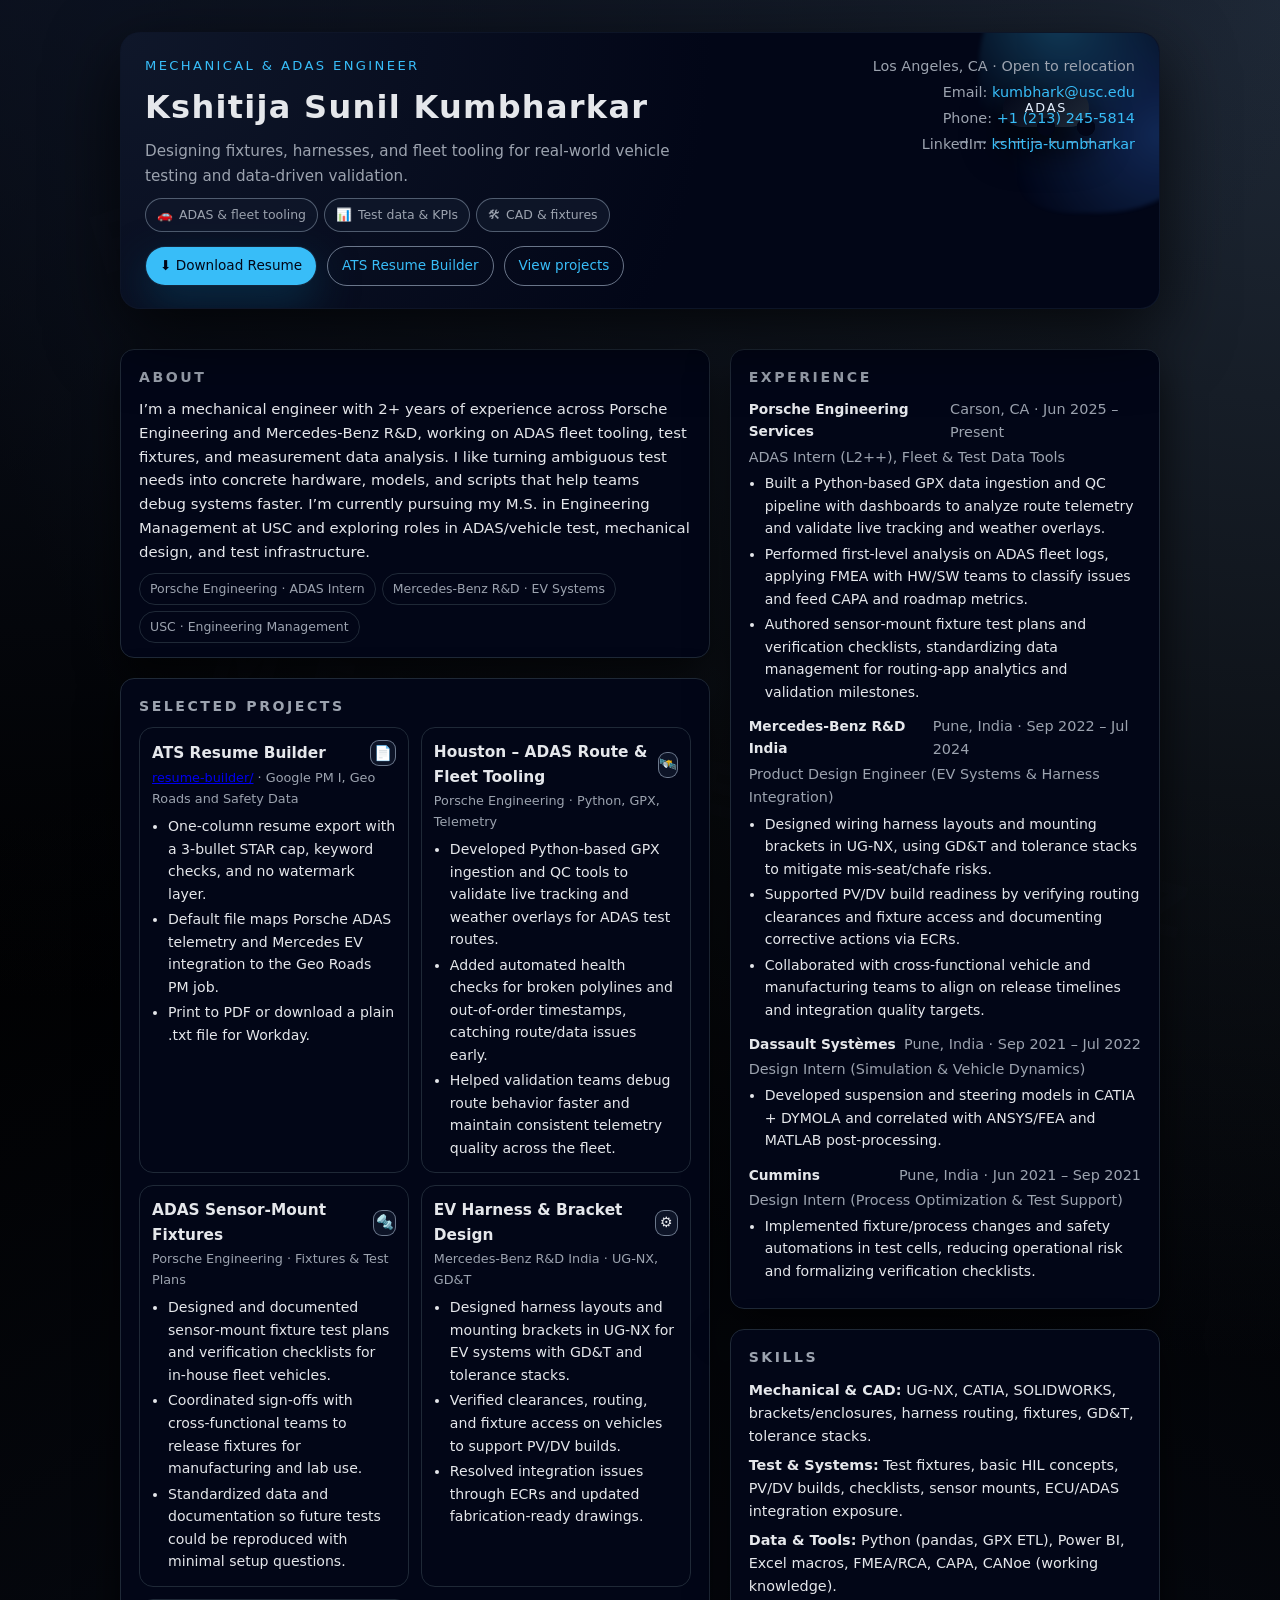
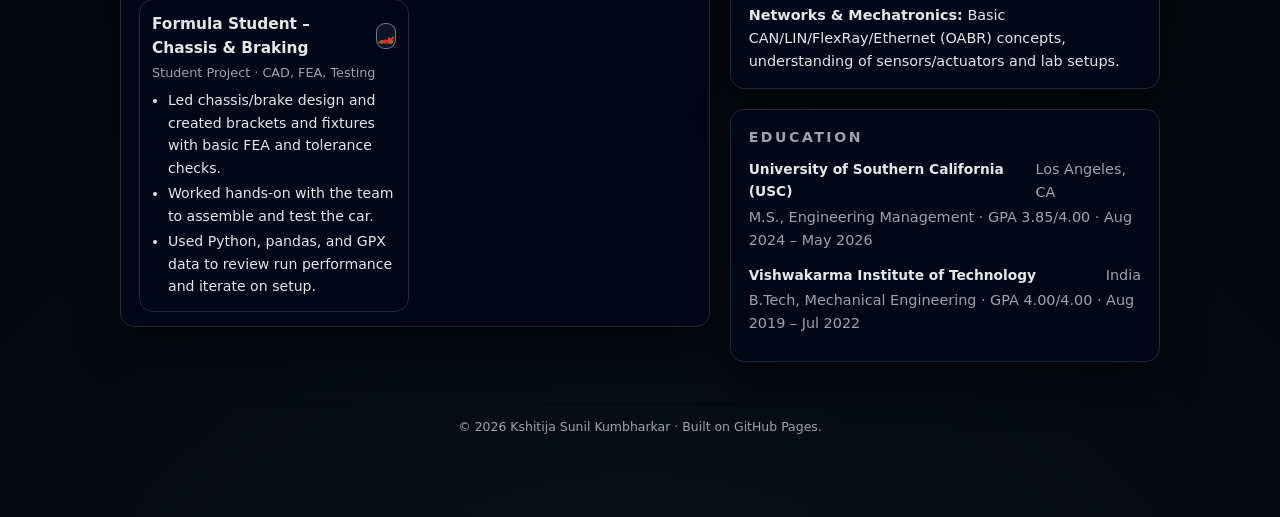
<file: index.html>
<!DOCTYPE html>
<html lang="en">
<head>
  <meta charset="UTF-8" />
  <title>Kshitija Kumbharkar | Mechanical & ADAS Engineer</title>
  <meta name="viewport" content="width=device-width, initial-scale=1" />
  <style>
    :root {
      --bg: #020617;
      --accent: #38bdf8;
      --accent-2: #4ade80;
      --accent-soft: rgba(56,189,248,0.12);
      --accent-soft-2: rgba(129,140,248,0.22);
      --text: #e5e7eb;
      --muted: #9ca3af;
      --border: #1f2937;
      --shadow-soft: 0 24px 70px rgba(0,0,0,0.75);
      --radius-lg: 20px;
      --radius-md: 14px;
      --font-main: system-ui, -apple-system, BlinkMacSystemFont, "Segoe UI", sans-serif;
    }

    * {
      box-sizing: border-box;
      margin: 0;
      padding: 0;
    }

    body {
      font-family: var(--font-main);
      background:
        radial-gradient(circle at 0% -20%, #0f172a 0, transparent 50%),
        radial-gradient(circle at 100% 0%, #1f2937 0, transparent 55%),
        radial-gradient(circle at 50% 120%, #0b1120 0, #000 70%);
      color: var(--text);
      line-height: 1.6;
      padding: 32px 16px 80px;
      min-height: 100vh;
    }

    .page {
      max-width: 1040px;
      margin: 0 auto;
      position: relative;
    }

    /* WATERMARKS */

    .watermark {
      position: fixed;
      inset: 0;
      pointer-events: none;
      z-index: -1;
      opacity: 0.05;
      font-weight: 700;
      font-size: 5rem;
      letter-spacing: 0.35em;
      text-transform: uppercase;
      color: #0b1120;
      display: flex;
      justify-content: center;
      align-items: center;
      mix-blend-mode: screen;
    }

    .watermark span {
      position: absolute;
      white-space: nowrap;
    }

    .watermark .porsche {
      top: 10%;
      left: 6%;
      transform: rotate(-18deg);
    }

    .watermark .mercedes {
      bottom: 6%;
      right: 4%;
      transform: rotate(15deg);
      font-size: 4.4rem;
    }

    /* HEADER */

    header {
      position: relative;
      display: grid;
      grid-template-columns: minmax(0, 2.1fr) minmax(0, 1.4fr);
      gap: 26px;
      margin-bottom: 40px;
      padding: 22px 24px 22px;
      border-radius: var(--radius-lg);
      background: radial-gradient(circle at top left, #0f172a 0, #020617 55%);
      border: 1px solid rgba(15,23,42,0.9);
      box-shadow: var(--shadow-soft);
      overflow: hidden;
    }

    @media (max-width: 820px) {
      header { grid-template-columns: 1fr; }
    }

    header::before {
      content: "";
      position: absolute;
      right: -80px;
      top: -80px;
      width: 260px;
      height: 260px;
      border-radius: 48% 52% 60% 40%;
      background:
        radial-gradient(circle at 30% 25%, rgba(56,189,248,0.9) 0, transparent 45%),
        radial-gradient(circle at 70% 70%, rgba(59,130,246,0.85) 0, transparent 60%);
      opacity: 0.32;
      filter: blur(2px);
    }

    .tagline {
      color: var(--accent);
      font-size: 0.82rem;
      letter-spacing: 0.18em;
      text-transform: uppercase;
      margin-bottom: 6px;
    }

    h1 {
      font-size: 2rem;
      letter-spacing: 0.04em;
    }

    .subtitle {
      margin-top: 6px;
      color: var(--muted);
      font-size: 0.95rem;
    }

    .hero-badges {
      display: flex;
      flex-wrap: wrap;
      gap: 6px;
      margin-top: 10px;
    }

    .hero-badge {
      display: inline-flex;
      align-items: center;
      border-radius: 999px;
      padding: 6px 11px;
      font-size: 0.78rem;
      background: rgba(15,23,42,0.9);
      border: 1px solid rgba(148,163,184,0.5);
      color: var(--muted);
    }

    .hero-badge span { margin-right: 6px; }

    .hero-actions {
      margin-top: 14px;
      display: flex;
      flex-wrap: wrap;
      gap: 10px;
    }

    .btn {
      display: inline-flex;
      align-items: center;
      justify-content: center;
      gap: 6px;
      padding: 8px 14px;
      border-radius: 999px;
      font-size: 0.85rem;
      font-weight: 500;
      border: 1px solid transparent;
      cursor: pointer;
      text-decoration: none;
      transition: background 0.18s, border-color 0.18s, transform 0.18s, box-shadow 0.18s;
    }

    .btn-primary {
      background: var(--accent);
      color: #020617;
      border-color: rgba(15,23,42,0.9);
      box-shadow: 0 16px 40px rgba(8,47,73,0.9);
    }

    .btn-primary:hover {
      background: #0ea5e9;
      transform: translateY(-1px);
      box-shadow: 0 20px 48px rgba(8,47,73,1);
    }

    .btn-outline {
      background: transparent;
      color: var(--accent);
      border-color: rgba(148,163,184,0.7);
    }

    .btn-outline:hover {
      border-color: var(--accent);
      background: rgba(15,23,42,0.9);
    }

    .contact {
      text-align: right;
      font-size: 0.9rem;
      color: var(--muted);
      position: relative;
      z-index: 2;
    }

    @media (max-width: 820px) {
      .contact { text-align: left; }
    }

    .contact div { margin-bottom: 3px; }

    .contact a {
      color: var(--accent);
      text-decoration: none;
    }

    .contact a:hover { text-decoration: underline; }

    .hero-car {
      position: absolute;
      right: 70px;
      top: 56px;
      width: 86px;
      height: 38px;
      border-radius: 999px;
      background: linear-gradient(135deg, #020617, #1f2937);
      display: flex;
      align-items: center;
      justify-content: center;
      color: #e5f0ff;
      font-size: 0.8rem;
      letter-spacing: 0.14em;
      text-transform: uppercase;
      box-shadow: 0 18px 40px rgba(0,0,0,0.9);
    }

    .hero-car::before,
    .hero-car::after {
      content: "";
      position: absolute;
      bottom: -9px;
      width: 18px;
      height: 18px;
      border-radius: 999px;
      background: #020617;
      box-shadow: 40px 0 0 #020617;
    }

    .hero-car-road {
      position: absolute;
      right: 40px;
      top: 108px;
      width: 160px;
      height: 2px;
      border-radius: 999px;
      background-image: linear-gradient(90deg, rgba(148,163,184,0.9) 50%, transparent 50%);
      background-size: 18px 2px;
      opacity: 0.7;
    }

    /* LAYOUT */

    main {
      display: grid;
      grid-template-columns: minmax(0, 1.85fr) minmax(0, 1.35fr);
      gap: 20px;
    }

    @media (max-width: 900px) {
      main { grid-template-columns: 1fr; }
    }

    section {
      margin-bottom: 20px;
      background: radial-gradient(circle at top left, #020617 0, #020617 65%);
      border-radius: var(--radius-md);
      border: 1px solid var(--border);
      padding: 16px 18px 14px;
      box-shadow: 0 18px 40px rgba(0,0,0,0.7);
    }

    h2 {
      font-size: 0.88rem;
      letter-spacing: 0.18em;
      text-transform: uppercase;
      color: var(--muted);
      margin-bottom: 10px;
    }

    p { font-size: 0.93rem; }

    .muted { color: var(--muted); font-size: 0.9rem; }

    .pill-row {
      display: flex;
      flex-wrap: wrap;
      gap: 6px;
      margin-top: 8px;
    }

    .pill {
      border-radius: 999px;
      border: 1px solid #1f2937;
      padding: 5px 10px;
      font-size: 0.78rem;
      background: #020617;
      color: var(--muted);
    }

    /* PROJECTS */

    .projects-grid {
      display: grid;
      grid-template-columns: 1fr;
      gap: 12px;
    }

    @media (min-width: 720px) {
      .projects-grid { grid-template-columns: 1fr 1fr; }
    }

    .project-card {
      position: relative;
      padding: 12px 12px 10px;
      border-radius: 14px;
      border: 1px solid #1f2937;
      background: radial-gradient(circle at top left, #020617 0, #020617 60%);
      overflow: hidden;
      cursor: default;
      transition: transform 0.18s, box-shadow 0.18s, border-color 0.18s, background 0.18s;
    }

    .project-card::before {
      content: "";
      position: absolute;
      right: -36px;
      top: -36px;
      width: 96px;
      height: 96px;
      border-radius: 40%;
      background: radial-gradient(circle at 20% 20%, rgba(56,189,248,0.4), transparent 68%);
      opacity: 0;
      transition: opacity 0.18s;
    }

    .project-card:hover {
      transform: translateY(-3px);
      box-shadow: 0 24px 55px rgba(0,0,0,0.95);
      border-color: var(--accent-soft-2);
      background: radial-gradient(circle at top left, #020617 0, #020617 75%);
    }

    .project-card:hover::before { opacity: 1; }

    .project-title-row {
      display: flex;
      align-items: center;
      justify-content: space-between;
      gap: 8px;
      margin-bottom: 2px;
    }

    .project-title {
      font-size: 0.96rem;
      font-weight: 600;
    }

    .project-icon {
      width: 26px;
      height: 26px;
      border-radius: 9px;
      background: rgba(15,23,42,0.9);
      display: flex;
      align-items: center;
      justify-content: center;
      font-size: 0.9rem;
      border: 1px solid rgba(148,163,184,0.7);
    }

    .project-meta {
      font-size: 0.8rem;
      color: var(--muted);
      margin-bottom: 6px;
    }

    .project-card ul { list-style: disc; margin-left: 16px; }

    .project-card li {
      font-size: 0.88rem;
      margin-bottom: 3px;
    }

    /* EXPERIENCE */

    .exp-item { margin-bottom: 12px; }

    .exp-header {
      display: flex;
      justify-content: space-between;
      gap: 8px;
      font-size: 0.86rem;
      margin-bottom: 2px;
    }

    .exp-role {
      font-size: 0.9rem;
      color: var(--muted);
      margin-bottom: 3px;
    }

    .exp-item ul { list-style: disc; margin-left: 16px; }

    .exp-item li {
      font-size: 0.88rem;
      margin-bottom: 3px;
    }

    /* SKILLS */

    .skills-list {
      display: flex;
      flex-direction: column;
      gap: 6px;
      font-size: 0.9rem;
    }

    .skills-list strong { font-weight: 600; }

    /* FOOTER */

    footer {
      max-width: 1040px;
      margin: 22px auto 0;
      padding-top: 12px;
      border-top: 1px solid #020617;
      font-size: 0.78rem;
      color: var(--muted);
      text-align: center;
    }
  </style>
</head>
<body>
  <div class="watermark">
    <span class="porsche">PORSCHE</span>
    <span class="mercedes">MERCEDES‑BENZ</span>
  </div>

  <div class="page">
    <header>
      <div>
        <div class="tagline">Mechanical & ADAS Engineer</div>
        <h1>Kshitija Sunil Kumbharkar</h1>
        <p class="subtitle">
          Designing fixtures, harnesses, and fleet tooling for real‑world vehicle testing and data‑driven validation.
        </p>
        <div class="hero-badges">
          <div class="hero-badge"><span>🚗</span>ADAS & fleet tooling</div>
          <div class="hero-badge"><span>📊</span>Test data & KPIs</div>
          <div class="hero-badge"><span>🛠</span>CAD & fixtures</div>
        </div>
        <div class="hero-actions">
          <a class="btn btn-primary" href="resume.pdf" target="_blank" rel="noopener">⬇ Download Resume</a>
          <a class="btn btn-outline" href="resume-builder/">ATS Resume Builder</a>
          <a class="btn btn-outline" href="#projects">View projects</a>
        </div>
      </div>

      <div class="contact">
        <div>Los Angeles, CA · Open to relocation</div>
        <div>Email: <a href="mailto:kumbhark@usc.edu">kumbhark@usc.edu</a></div>
        <div>Phone: <a href="tel:+12132455814">+1 (213) 245‑5814</a></div>
        <div>LinkedIn: <a href="https://linkedin.com/in/kshitija-kumbharkar" target="_blank">kshitija‑kumbharkar</a></div>
      </div>

      <div class="hero-car">ADAS</div>
      <div class="hero-car-road"></div>
    </header>

    <main>
      <div>
        <section id="about">
          <h2>About</h2>
          <p>
            I’m a mechanical engineer with 2+ years of experience across Porsche Engineering and Mercedes‑Benz R&amp;D,
            working on ADAS fleet tooling, test fixtures, and measurement data analysis.
            I like turning ambiguous test needs into concrete hardware, models, and scripts that help teams debug systems faster.
            I’m currently pursuing my M.S. in Engineering Management at USC and exploring roles in ADAS/vehicle test,
            mechanical design, and test infrastructure.
          </p>
          <div class="pill-row">
            <div class="pill">Porsche Engineering · ADAS Intern</div>
            <div class="pill">Mercedes‑Benz R&amp;D · EV Systems</div>
            <div class="pill">USC · Engineering Management</div>
          </div>
        </section>

        <section id="projects">
          <h2>Selected Projects</h2>
          <div class="projects-grid">
            <div class="project-card">
              <div class="project-title-row">
                <div class="project-title">ATS Resume Builder</div>
                <div class="project-icon">📄</div>
              </div>
              <div class="project-meta"><a href="resume-builder/">resume-builder/</a> · Google PM I, Geo Roads and Safety Data</div>
              <ul>
                <li>One-column resume export with a 3-bullet STAR cap, keyword checks, and no watermark layer.</li>
                <li>Default file maps Porsche ADAS telemetry and Mercedes EV integration to the Geo Roads PM job.</li>
                <li>Print to PDF or download a plain .txt file for Workday.</li>
              </ul>
            </div>

            <div class="project-card">
              <div class="project-title-row">
                <div class="project-title">Houston – ADAS Route & Fleet Tooling</div>
                <div class="project-icon">🛰️</div>
              </div>
              <div class="project-meta">Porsche Engineering · Python, GPX, Telemetry</div>
              <ul>
                <li>Developed Python‑based GPX ingestion and QC tools to validate live tracking and weather overlays for ADAS test routes.</li>
                <li>Added automated health checks for broken polylines and out‑of‑order timestamps, catching route/data issues early.</li>
                <li>Helped validation teams debug route behavior faster and maintain consistent telemetry quality across the fleet.</li>
              </ul>
            </div>

            <div class="project-card">
              <div class="project-title-row">
                <div class="project-title">ADAS Sensor‑Mount Fixtures</div>
                <div class="project-icon">🔩</div>
              </div>
              <div class="project-meta">Porsche Engineering · Fixtures & Test Plans</div>
              <ul>
                <li>Designed and documented sensor‑mount fixture test plans and verification checklists for in‑house fleet vehicles.</li>
                <li>Coordinated sign‑offs with cross‑functional teams to release fixtures for manufacturing and lab use.</li>
                <li>Standardized data and documentation so future tests could be reproduced with minimal setup questions.</li>
              </ul>
            </div>

            <div class="project-card">
              <div class="project-title-row">
                <div class="project-title">EV Harness & Bracket Design</div>
                <div class="project-icon">⚙️</div>
              </div>
              <div class="project-meta">Mercedes‑Benz R&amp;D India · UG‑NX, GD&amp;T</div>
              <ul>
                <li>Designed harness layouts and mounting brackets in UG‑NX for EV systems with GD&amp;T and tolerance stacks.</li>
                <li>Verified clearances, routing, and fixture access on vehicles to support PV/DV builds.</li>
                <li>Resolved integration issues through ECRs and updated fabrication‑ready drawings.</li>
              </ul>
            </div>

            <div class="project-card">
              <div class="project-title-row">
                <div class="project-title">Formula Student – Chassis & Braking</div>
                <div class="project-icon">🏎️</div>
              </div>
              <div class="project-meta">Student Project · CAD, FEA, Testing</div>
              <ul>
                <li>Led chassis/brake design and created brackets and fixtures with basic FEA and tolerance checks.</li>
                <li>Worked hands‑on with the team to assemble and test the car.</li>
                <li>Used Python, pandas, and GPX data to review run performance and iterate on setup.</li>
              </ul>
            </div>
          </div>
        </section>
      </div>

      <div>
        <section id="experience">
          <h2>Experience</h2>

          <div class="exp-item">
            <div class="exp-header">
              <strong>Porsche Engineering Services</strong>
              <span class="muted">Carson, CA · Jun 2025 – Present</span>
            </div>
            <div class="exp-role">ADAS Intern (L2++), Fleet & Test Data Tools</div>
            <ul>
              <li>Built a Python‑based GPX data ingestion and QC pipeline with dashboards to analyze route telemetry and validate live tracking and weather overlays.</li>
              <li>Performed first‑level analysis on ADAS fleet logs, applying FMEA with HW/SW teams to classify issues and feed CAPA and roadmap metrics.</li>
              <li>Authored sensor‑mount fixture test plans and verification checklists, standardizing data management for routing‑app analytics and validation milestones.</li>
            </ul>
          </div>

          <div class="exp-item">
            <div class="exp-header">
              <strong>Mercedes‑Benz R&amp;D India</strong>
              <span class="muted">Pune, India · Sep 2022 – Jul 2024</span>
            </div>
            <div class="exp-role">Product Design Engineer (EV Systems & Harness Integration)</div>
            <ul>
              <li>Designed wiring harness layouts and mounting brackets in UG‑NX, using GD&amp;T and tolerance stacks to mitigate mis‑seat/chafe risks.</li>
              <li>Supported PV/DV build readiness by verifying routing clearances and fixture access and documenting corrective actions via ECRs.</li>
              <li>Collaborated with cross‑functional vehicle and manufacturing teams to align on release timelines and integration quality targets.</li>
            </ul>
          </div>

          <div class="exp-item">
            <div class="exp-header">
              <strong>Dassault Systèmes</strong>
              <span class="muted">Pune, India · Sep 2021 – Jul 2022</span>
            </div>
            <div class="exp-role">Design Intern (Simulation & Vehicle Dynamics)</div>
            <ul>
              <li>Developed suspension and steering models in CATIA + DYMOLA and correlated with ANSYS/FEA and MATLAB post‑processing.</li>
            </ul>
          </div>

          <div class="exp-item">
            <div class="exp-header">
              <strong>Cummins</strong>
              <span class="muted">Pune, India · Jun 2021 – Sep 2021</span>
            </div>
            <div class="exp-role">Design Intern (Process Optimization & Test Support)</div>
            <ul>
              <li>Implemented fixture/process changes and safety automations in test cells, reducing operational risk and formalizing verification checklists.</li>
            </ul>
          </div>
        </section>

        <section id="skills">
          <h2>Skills</h2>
          <div class="skills-list">
            <div><strong>Mechanical & CAD:</strong> UG‑NX, CATIA, SOLIDWORKS, brackets/enclosures, harness routing, fixtures, GD&amp;T, tolerance stacks.</div>
            <div><strong>Test & Systems:</strong> Test fixtures, basic HIL concepts, PV/DV builds, checklists, sensor mounts, ECU/ADAS integration exposure.</div>
            <div><strong>Data & Tools:</strong> Python (pandas, GPX ETL), Power BI, Excel macros, FMEA/RCA, CAPA, CANoe (working knowledge).</div>
            <div><strong>Networks & Mechatronics:</strong> Basic CAN/LIN/FlexRay/Ethernet (OABR) concepts, understanding of sensors/actuators and lab setups.</div>
          </div>
        </section>

        <section id="education">
          <h2>Education</h2>
          <div class="exp-item">
            <div class="exp-header">
              <strong>University of Southern California (USC)</strong>
              <span class="muted">Los Angeles, CA</span>
            </div>
            <div class="exp-role">M.S., Engineering Management · GPA 3.85/4.00 · Aug 2024 – May 2026</div>
          </div>

          <div class="exp-item">
            <div class="exp-header">
              <strong>Vishwakarma Institute of Technology</strong>
              <span class="muted">India</span>
            </div>
            <div class="exp-role">B.Tech, Mechanical Engineering · GPA 4.00/4.00 · Aug 2019 – Jul 2022</div>
          </div>
        </section>
      </div>
    </main>

    <footer>
      © <span id="year"></span> Kshitija Sunil Kumbharkar · Built on GitHub Pages.
    </footer>
  </div>

  <script>
    document.getElementById("year").textContent = new Date().getFullYear();
  </script>
</body>
</html>
</file>
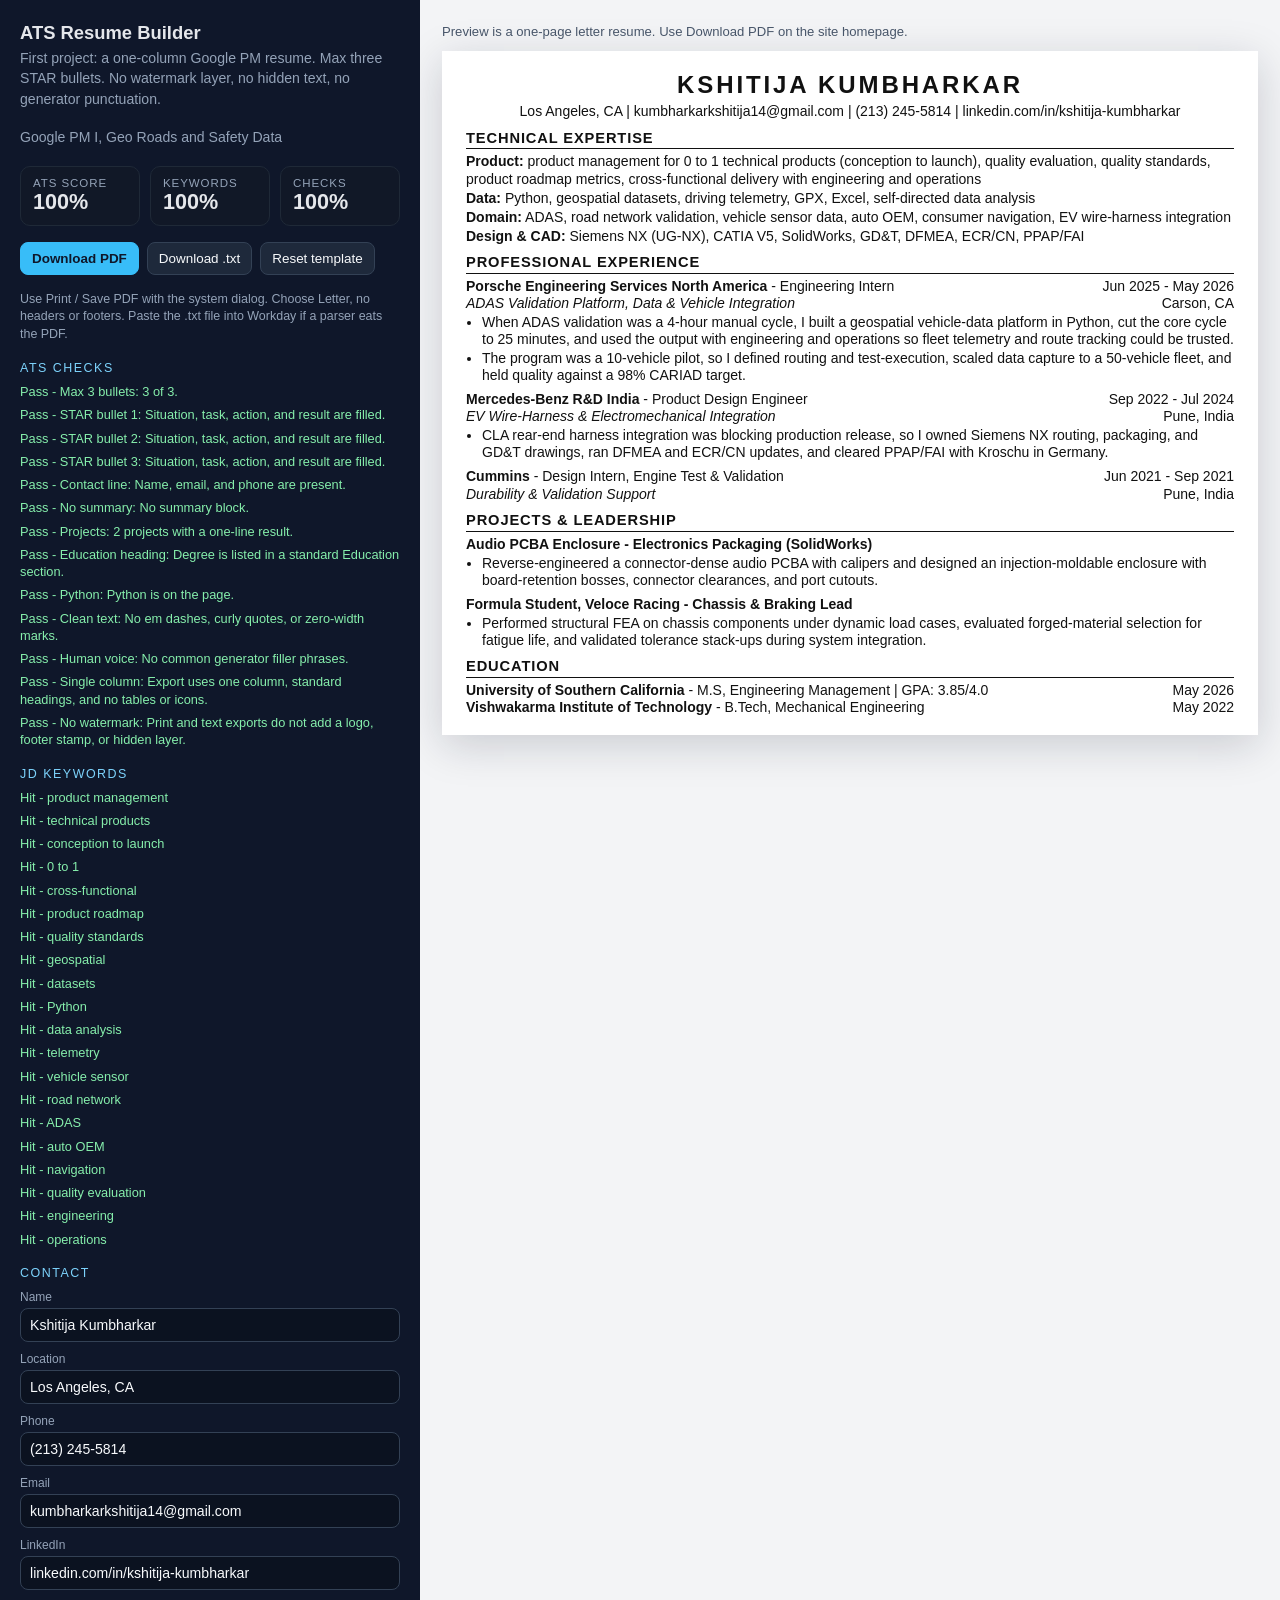
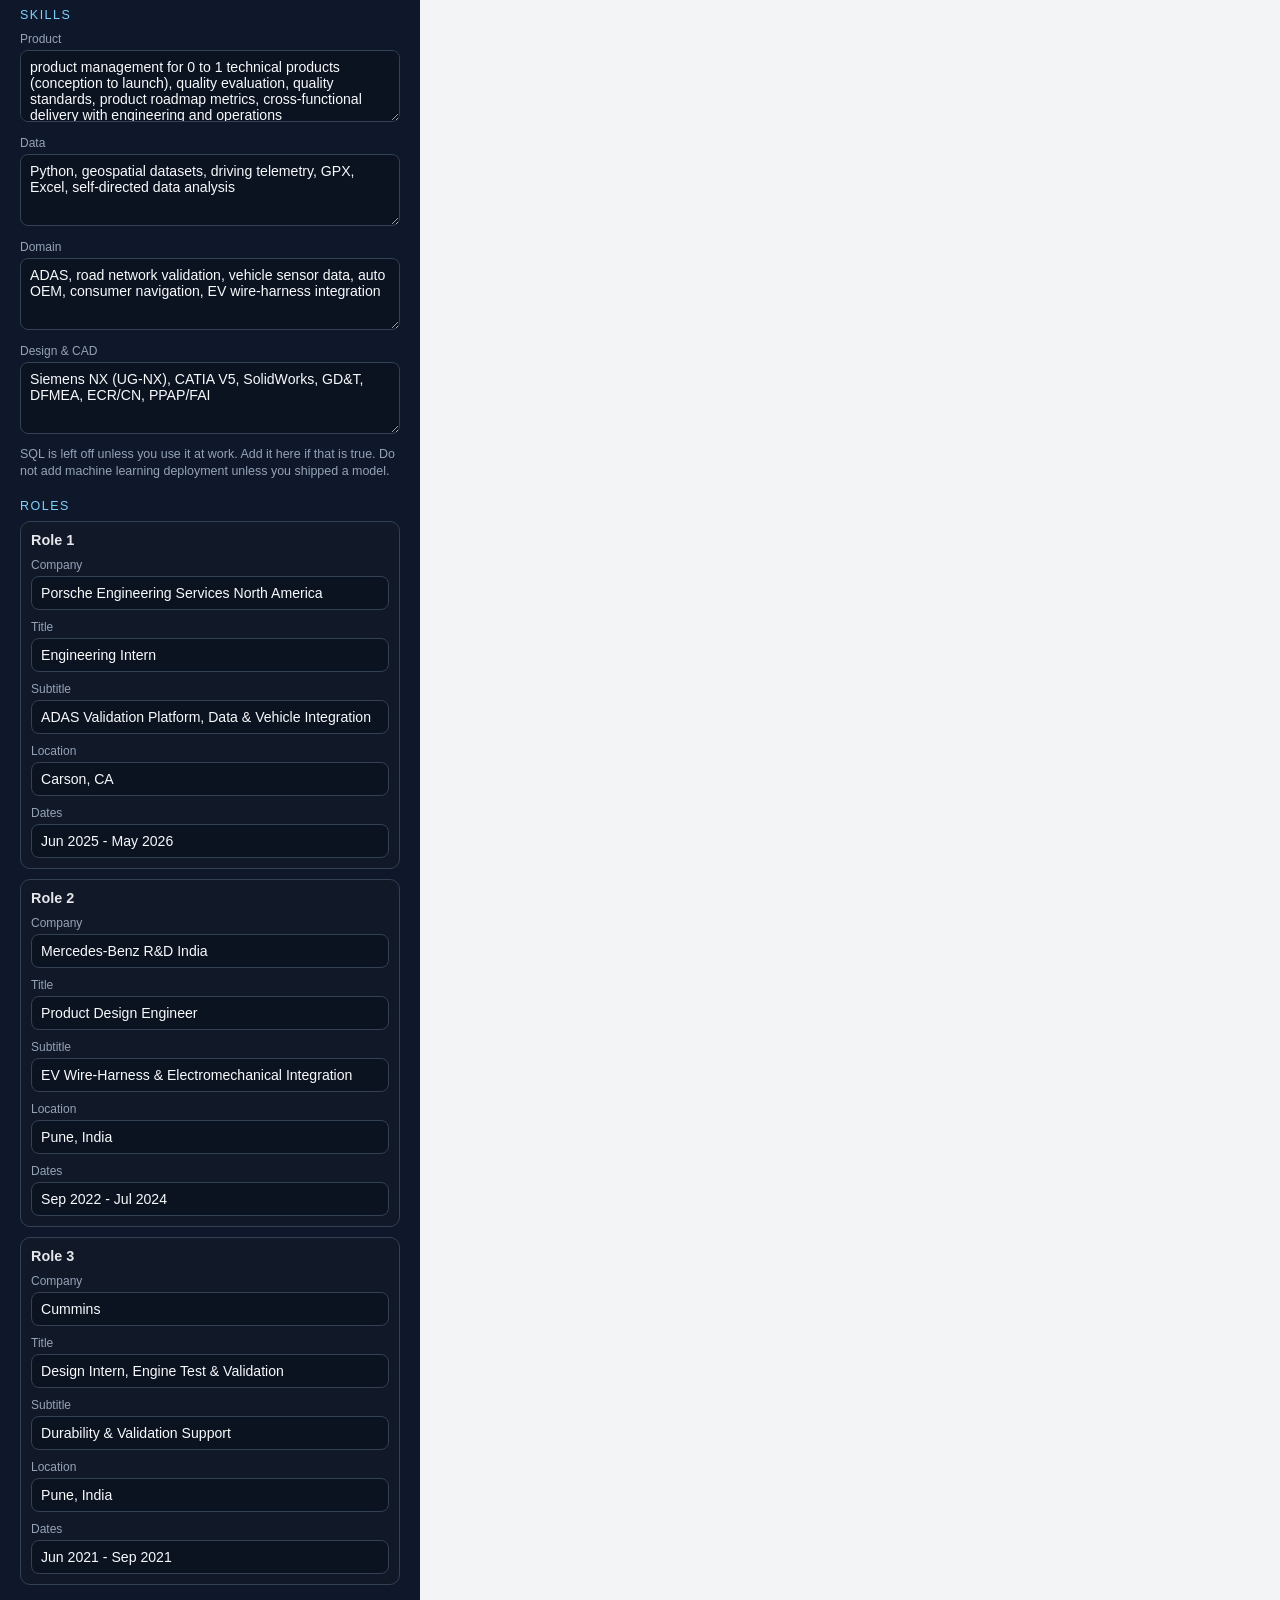
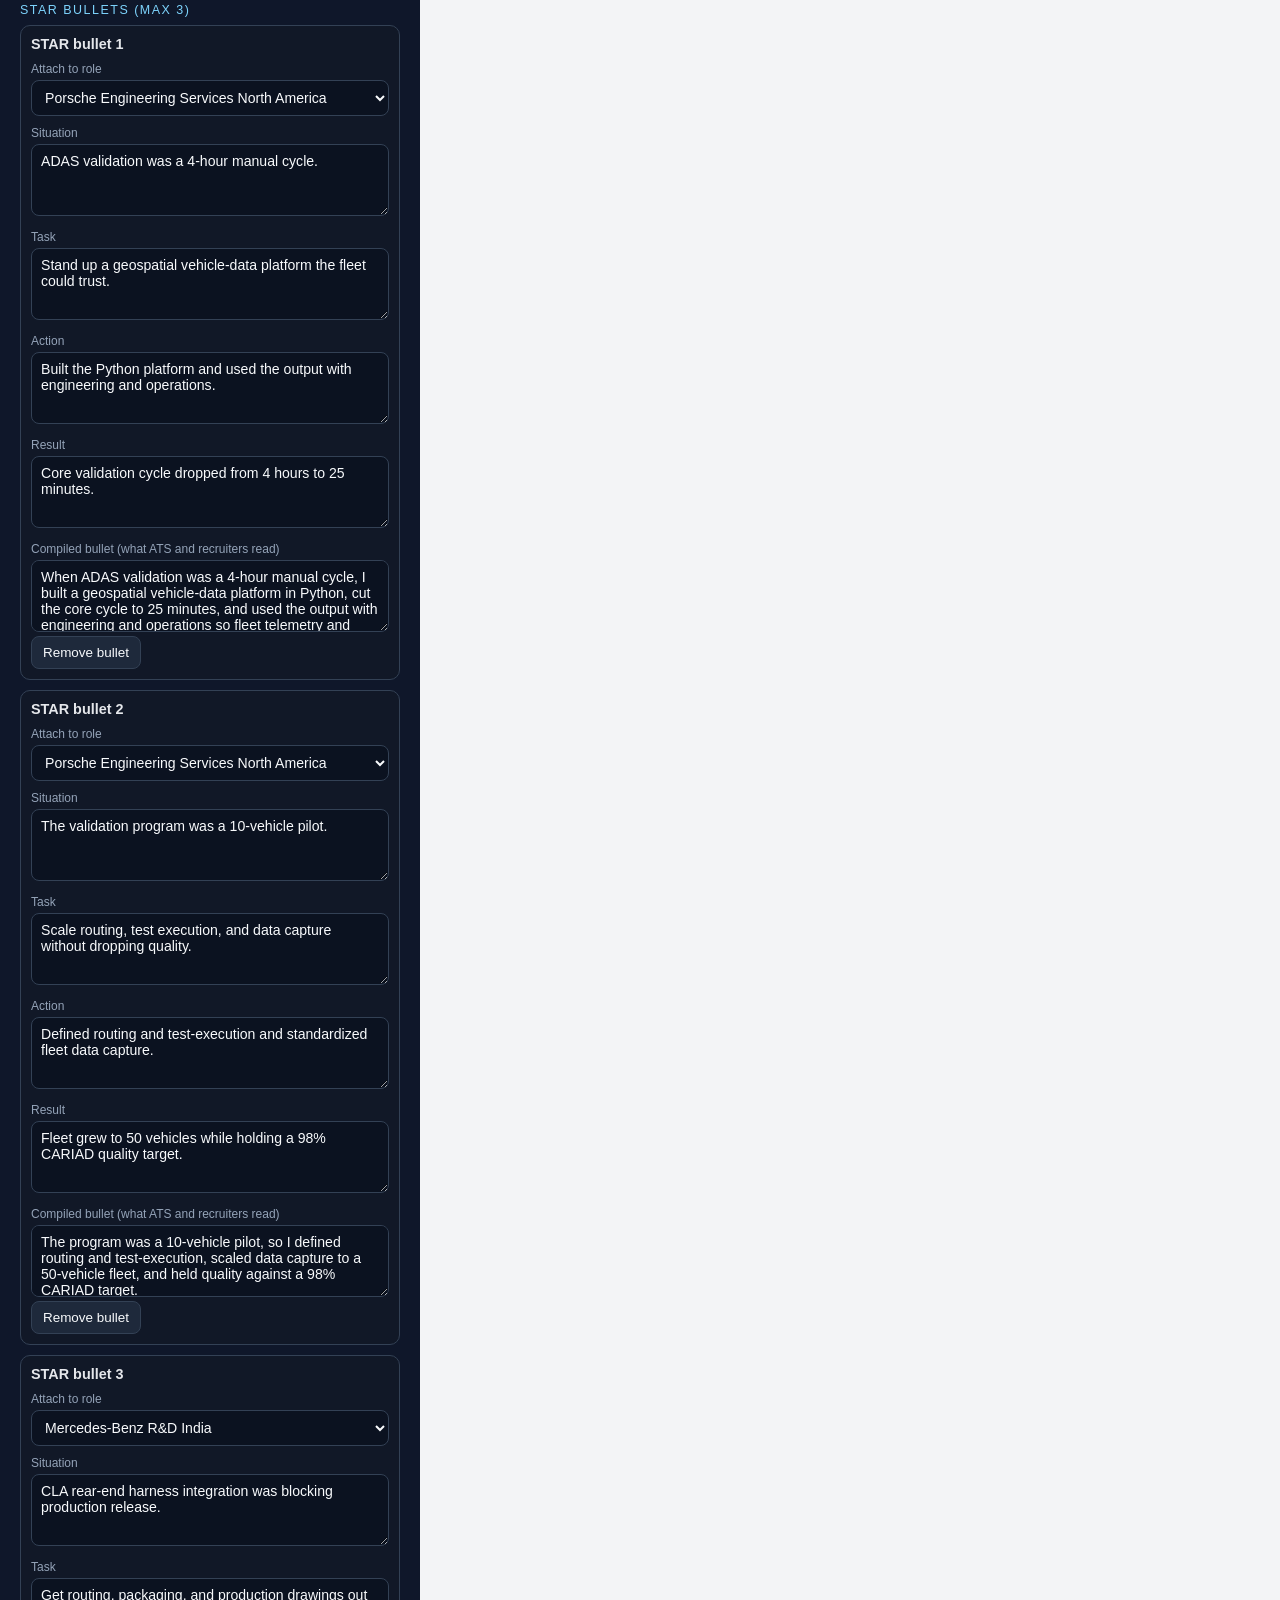
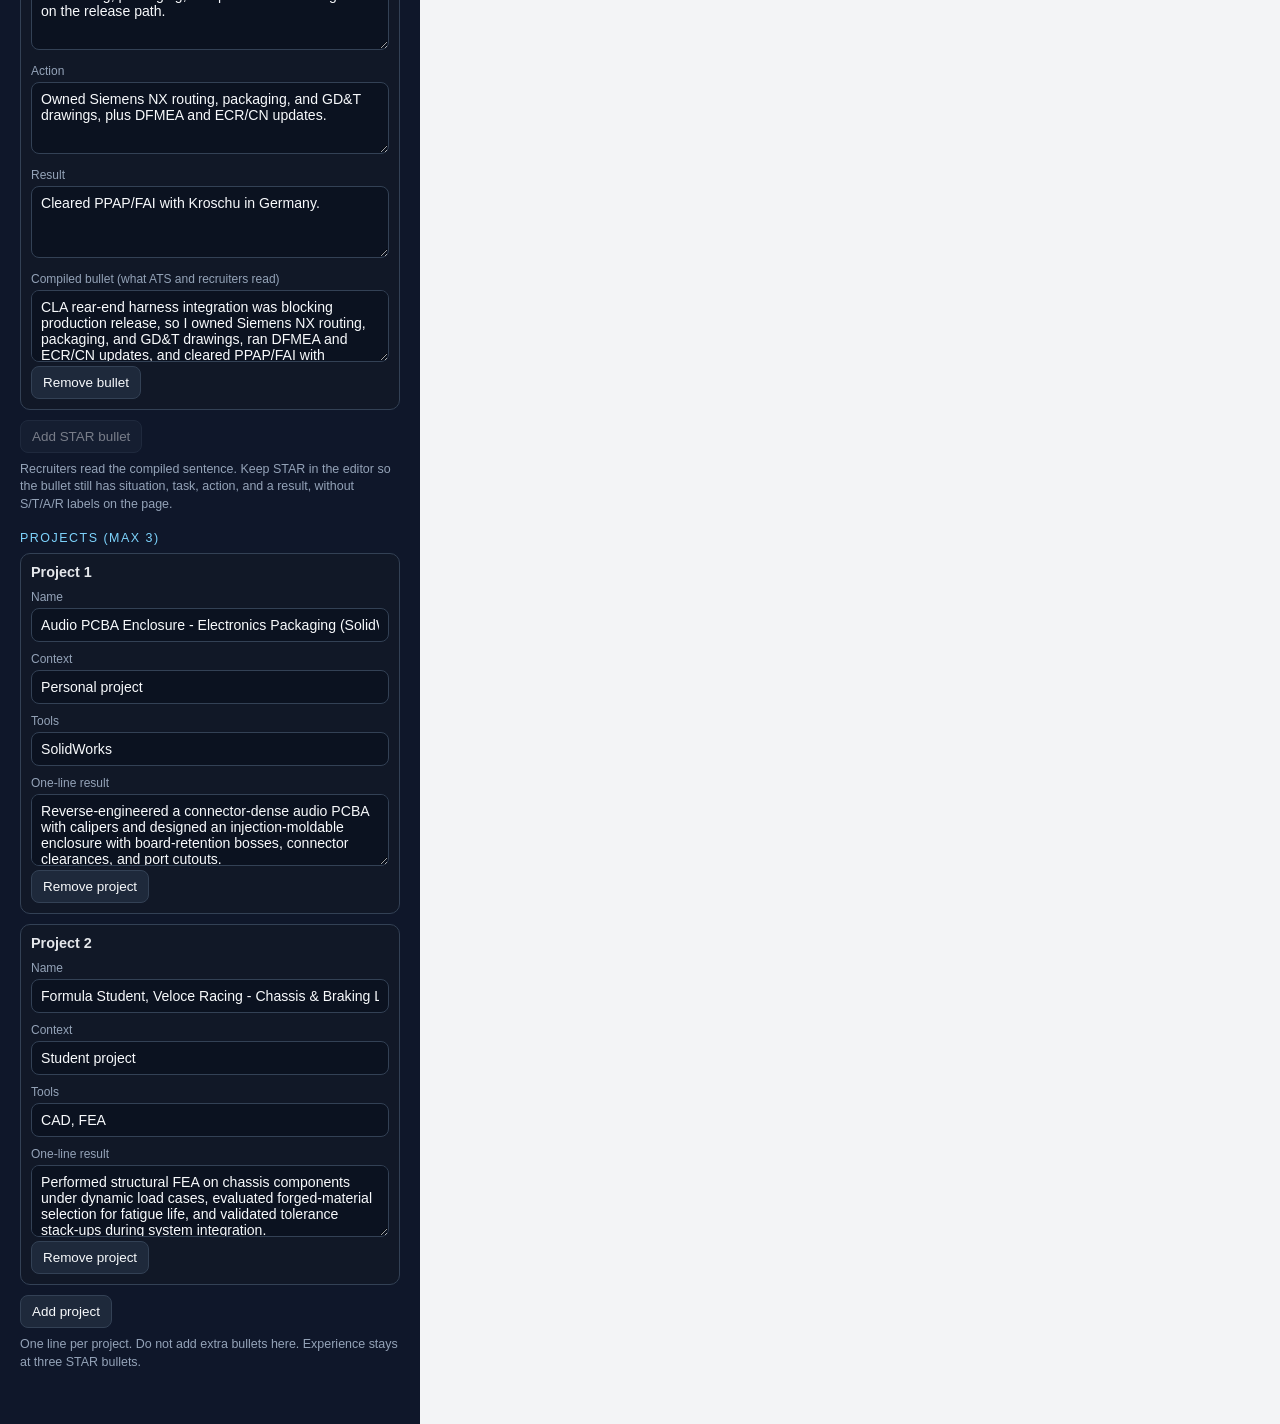
<file: resume-builder/index.html>
<!DOCTYPE html>
<html lang="en">
<head>
  <meta charset="UTF-8" />
  <meta name="viewport" content="width=device-width, initial-scale=1" />
  <title>ATS Resume Builder | Google PM Geo Roads</title>
  <link rel="stylesheet" href="css/builder.css" />
  <link rel="stylesheet" href="css/resume.css" />
</head>
<body class="app">
  <div class="app-shell">
    <aside class="sidebar no-print">
      <h1>ATS Resume Builder</h1>
      <p class="lede">
        First project: a one-column Google PM resume. Max three STAR bullets.
        No watermark layer, no hidden text, no generator punctuation.
      </p>
      <p class="lede" id="template-label"></p>

      <div class="score-row">
        <div class="score-card"><span>ATS score</span><strong id="score-overall">--</strong></div>
        <div class="score-card"><span>Keywords</span><strong id="score-keywords">--</strong></div>
        <div class="score-card"><span>Checks</span><strong id="score-checks">--</strong></div>
      </div>

      <div class="actions">
        <a class="btn primary" id="btn-pdf" href="../resume.pdf" download="Kshitija_Kumbharkar_Resume.pdf">Download PDF</a>
        <button id="btn-txt" type="button">Download .txt</button>
        <button id="btn-reset" type="button">Reset template</button>
      </div>
      <p class="note">
        Use Print / Save PDF with the system dialog. Choose Letter, no headers or footers.
        Paste the .txt file into Workday if a parser eats the PDF.
      </p>

      <div class="section-title">ATS checks</div>
      <ul class="check-list" id="checks"></ul>

      <div class="section-title">JD keywords</div>
      <ul class="kw-list" id="keywords"></ul>

      <div class="section-title">Contact</div>
      <label for="field-name">Name</label>
      <input id="field-name" autocomplete="name" />
      <label for="field-location">Location</label>
      <input id="field-location" />
      <label for="field-phone">Phone</label>
      <input id="field-phone" />
      <label for="field-email">Email</label>
      <input id="field-email" />
      <label for="field-linkedin">LinkedIn</label>
      <input id="field-linkedin" />

      <div class="section-title">Skills</div>
      <label for="field-skill-product">Product</label>
      <textarea id="field-skill-product"></textarea>
      <label for="field-skill-data">Data</label>
      <textarea id="field-skill-data"></textarea>
      <label for="field-skill-domain">Domain</label>
      <textarea id="field-skill-domain"></textarea>
      <label for="field-skill-cad">Design &amp; CAD</label>
      <textarea id="field-skill-cad"></textarea>
      <p class="note">
        SQL is left off unless you use it at work. Add it here if that is true.
        Do not add machine learning deployment unless you shipped a model.
      </p>

      <div class="section-title">Roles</div>
      <div id="jobs"></div>

      <div class="section-title">STAR bullets (max 3)</div>
      <div id="stars"></div>
      <button id="add-star" type="button">Add STAR bullet</button>
      <p class="note">
        Recruiters read the compiled sentence. Keep STAR in the editor so the bullet
        still has situation, task, action, and a result, without S/T/A/R labels on the page.
      </p>

      <div class="section-title">Projects (max 3)</div>
      <div id="projects"></div>
      <button id="add-project" type="button">Add project</button>
      <p class="note">
        One line per project. Do not add extra bullets here. Experience stays at three STAR bullets.
      </p>
    </aside>

    <main class="stage">
      <p class="hint no-print">
        Preview is a one-page letter resume. Use Download PDF on the site homepage.
      </p>
      <div class="paper" id="preview"></div>
    </main>
  </div>

  <script src="data/google-pm-geo.js"></script>
  <script src="js/ats.js"></script>
  <script src="js/render.js"></script>
  <script src="js/app.js"></script>
</body>
</html>
</file>
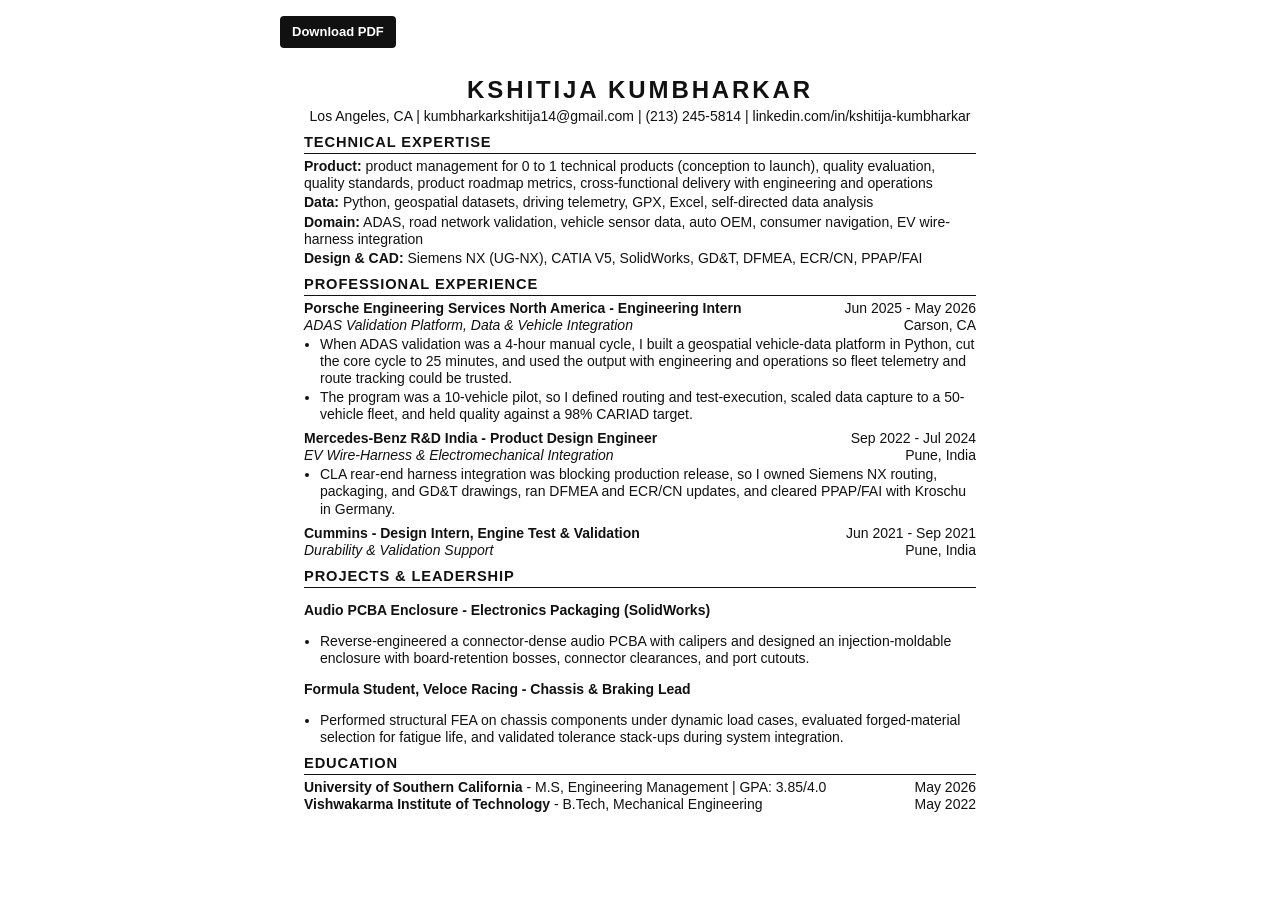
<file: resume.html>
<!DOCTYPE html>
<html lang="en">
<head>
  <meta charset="UTF-8" />
  <meta name="viewport" content="width=device-width, initial-scale=1" />
  <title>Kshitija Kumbharkar | Resume</title>
  <style>
    @page {
      size: letter;
      margin: 0.5in;
    }

    * { box-sizing: border-box; }

    html, body {
      margin: 0;
      padding: 0;
      background: #fff;
      color: #111;
      font-family: Calibri, Arial, Helvetica, sans-serif;
      font-size: 10.5pt;
      line-height: 1.22;
    }

    .resume {
      width: 7.5in;
      max-width: 100%;
      margin: 0 auto;
      padding: 0.2in 0.25in 0.15in;
    }

    .toolbar {
      width: 7.5in;
      max-width: 100%;
      margin: 16px auto 8px;
      font-family: Arial, Helvetica, sans-serif;
      font-size: 13px;
    }

    .toolbar a {
      display: inline-block;
      padding: 8px 12px;
      background: #111;
      color: #fff;
      text-decoration: none;
      border-radius: 4px;
      font-weight: 700;
    }

    h1 {
      margin: 0;
      text-align: center;
      font-size: 18pt;
      font-weight: 700;
      letter-spacing: 0.12em;
      text-transform: uppercase;
    }

    .contact {
      margin: 4px 0 8px;
      text-align: center;
      font-size: 10.5pt;
    }

    h2 {
      margin: 9px 0 4px;
      font-size: 11pt;
      font-weight: 700;
      letter-spacing: 0.06em;
      text-transform: uppercase;
      border-bottom: 1px solid #111;
      padding-bottom: 1px;
    }

    .skill-row { margin: 0 0 2px; }
    .skill-label { font-weight: 700; }

    table.line {
      width: 100%;
      border-collapse: collapse;
      margin: 0;
    }

    table.line td {
      vertical-align: top;
      padding: 0;
      font-size: 10.5pt;
    }

    table.line td.right {
      text-align: right;
      white-space: nowrap;
      padding-left: 12px;
    }

    .job { margin: 0 0 7px; }
    .job-sub { font-style: italic; }

    ul {
      margin: 2px 0 0;
      padding-left: 16px;
    }

    li { margin: 0 0 2px; }

    @media print {
      .toolbar { display: none !important; }
      .resume { width: auto; padding: 0; }
    }
  </style>
</head>
<body>
  <div class="toolbar">
    <a href="resume.pdf" download="Kshitija_Kumbharkar_Resume.pdf">Download PDF</a>
  </div>

  <article class="resume" id="resume">
    <h1>Kshitija Kumbharkar</h1>
    <p class="contact">Los Angeles, CA | kumbharkarkshitija14@gmail.com | (213) 245-5814 | linkedin.com/in/kshitija-kumbharkar</p>

    <h2>Technical Expertise</h2>
    <div class="skill-row"><span class="skill-label">Product:</span> product management for 0 to 1 technical products (conception to launch), quality evaluation, quality standards, product roadmap metrics, cross-functional delivery with engineering and operations</div>
    <div class="skill-row"><span class="skill-label">Data:</span> Python, geospatial datasets, driving telemetry, GPX, Excel, self-directed data analysis</div>
    <div class="skill-row"><span class="skill-label">Domain:</span> ADAS, road network validation, vehicle sensor data, auto OEM, consumer navigation, EV wire-harness integration</div>
    <div class="skill-row"><span class="skill-label">Design &amp; CAD:</span> Siemens NX (UG-NX), CATIA V5, SolidWorks, GD&amp;T, DFMEA, ECR/CN, PPAP/FAI</div>

    <h2>Professional Experience</h2>

    <div class="job">
      <table class="line">
        <tr>
          <td><strong>Porsche Engineering Services North America - Engineering Intern</strong></td>
          <td class="right">Jun 2025 - May 2026</td>
        </tr>
        <tr>
          <td class="job-sub">ADAS Validation Platform, Data &amp; Vehicle Integration</td>
          <td class="right">Carson, CA</td>
        </tr>
      </table>
      <ul>
        <li>When ADAS validation was a 4-hour manual cycle, I built a geospatial vehicle-data platform in Python, cut the core cycle to 25 minutes, and used the output with engineering and operations so fleet telemetry and route tracking could be trusted.</li>
        <li>The program was a 10-vehicle pilot, so I defined routing and test-execution, scaled data capture to a 50-vehicle fleet, and held quality against a 98% CARIAD target.</li>
      </ul>
    </div>

    <div class="job">
      <table class="line">
        <tr>
          <td><strong>Mercedes-Benz R&amp;D India - Product Design Engineer</strong></td>
          <td class="right">Sep 2022 - Jul 2024</td>
        </tr>
        <tr>
          <td class="job-sub">EV Wire-Harness &amp; Electromechanical Integration</td>
          <td class="right">Pune, India</td>
        </tr>
      </table>
      <ul>
        <li>CLA rear-end harness integration was blocking production release, so I owned Siemens NX routing, packaging, and GD&amp;T drawings, ran DFMEA and ECR/CN updates, and cleared PPAP/FAI with Kroschu in Germany.</li>
      </ul>
    </div>

    <div class="job">
      <table class="line">
        <tr>
          <td><strong>Cummins - Design Intern, Engine Test &amp; Validation</strong></td>
          <td class="right">Jun 2021 - Sep 2021</td>
        </tr>
        <tr>
          <td class="job-sub">Durability &amp; Validation Support</td>
          <td class="right">Pune, India</td>
        </tr>
      </table>
    </div>

    <h2>Projects &amp; Leadership</h2>

    <div class="job">
      <p><strong>Audio PCBA Enclosure - Electronics Packaging (SolidWorks)</strong></p>
      <ul>
        <li>Reverse-engineered a connector-dense audio PCBA with calipers and designed an injection-moldable enclosure with board-retention bosses, connector clearances, and port cutouts.</li>
      </ul>
    </div>

    <div class="job">
      <p><strong>Formula Student, Veloce Racing - Chassis &amp; Braking Lead</strong></p>
      <ul>
        <li>Performed structural FEA on chassis components under dynamic load cases, evaluated forged-material selection for fatigue life, and validated tolerance stack-ups during system integration.</li>
      </ul>
    </div>

    <h2>Education</h2>
    <table class="line">
      <tr>
        <td><strong>University of Southern California</strong> - M.S, Engineering Management | GPA: 3.85/4.0</td>
        <td class="right">May 2026</td>
      </tr>
      <tr>
        <td><strong>Vishwakarma Institute of Technology</strong> - B.Tech, Mechanical Engineering</td>
        <td class="right">May 2022</td>
      </tr>
    </table>
  </article>
</body>
</html>
</file>
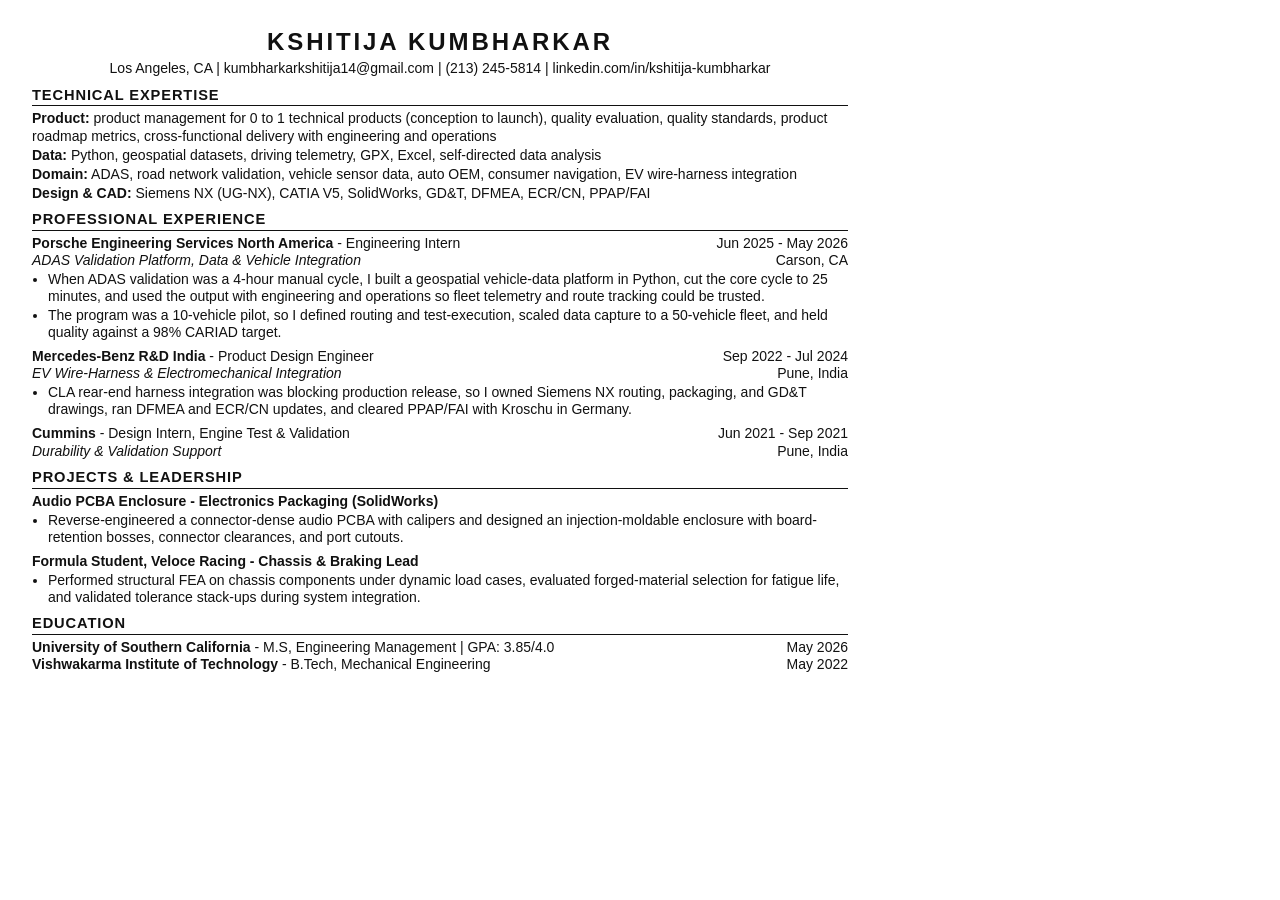
<file: resume-builder/exports/kshitija-kumbharkar-google-pm-geo.html>
<!DOCTYPE html>
<html lang="en"><head><meta charset="UTF-8" /><title>Kshitija Kumbharkar</title><link rel="stylesheet" href="../css/resume.css" /></head><body>
<article class="ats-resume" id="ats-resume"><header><h1>Kshitija Kumbharkar</h1><p class="contact">Los Angeles, CA | kumbharkarkshitija14@gmail.com | (213) 245-5814 | linkedin.com/in/kshitija-kumbharkar</p></header><section><h2>Technical Expertise</h2><div class="skill-row"><span class="skill-label">Product:</span> product management for 0 to 1 technical products (conception to launch), quality evaluation, quality standards, product roadmap metrics, cross-functional delivery with engineering and operations</div><div class="skill-row"><span class="skill-label">Data:</span> Python, geospatial datasets, driving telemetry, GPX, Excel, self-directed data analysis</div><div class="skill-row"><span class="skill-label">Domain:</span> ADAS, road network validation, vehicle sensor data, auto OEM, consumer navigation, EV wire-harness integration</div><div class="skill-row"><span class="skill-label">Design &amp; CAD:</span> Siemens NX (UG-NX), CATIA V5, SolidWorks, GD&amp;T, DFMEA, ECR/CN, PPAP/FAI</div></section><section><h2>Professional Experience</h2><div class="job"><table class="line"><tr><td><strong>Porsche Engineering Services North America</strong> - Engineering Intern</td><td class="right">Jun 2025 - May 2026</td></tr></table><table class="line"><tr><td class="job-sub">ADAS Validation Platform, Data &amp; Vehicle Integration</td><td class="right">Carson, CA</td></tr></table><ul><li>When ADAS validation was a 4-hour manual cycle, I built a geospatial vehicle-data platform in Python, cut the core cycle to 25 minutes, and used the output with engineering and operations so fleet telemetry and route tracking could be trusted.</li><li>The program was a 10-vehicle pilot, so I defined routing and test-execution, scaled data capture to a 50-vehicle fleet, and held quality against a 98% CARIAD target.</li></ul></div><div class="job"><table class="line"><tr><td><strong>Mercedes-Benz R&amp;D India</strong> - Product Design Engineer</td><td class="right">Sep 2022 - Jul 2024</td></tr></table><table class="line"><tr><td class="job-sub">EV Wire-Harness &amp; Electromechanical Integration</td><td class="right">Pune, India</td></tr></table><ul><li>CLA rear-end harness integration was blocking production release, so I owned Siemens NX routing, packaging, and GD&amp;T drawings, ran DFMEA and ECR/CN updates, and cleared PPAP/FAI with Kroschu in Germany.</li></ul></div><div class="job"><table class="line"><tr><td><strong>Cummins</strong> - Design Intern, Engine Test &amp; Validation</td><td class="right">Jun 2021 - Sep 2021</td></tr></table><table class="line"><tr><td class="job-sub">Durability &amp; Validation Support</td><td class="right">Pune, India</td></tr></table></div></section><section><h2>Projects &amp; Leadership</h2><div class="job"><p><strong>Audio PCBA Enclosure - Electronics Packaging (SolidWorks)</strong></p><ul><li>Reverse-engineered a connector-dense audio PCBA with calipers and designed an injection-moldable enclosure with board-retention bosses, connector clearances, and port cutouts.</li></ul></div><div class="job"><p><strong>Formula Student, Veloce Racing - Chassis &amp; Braking Lead</strong></p><ul><li>Performed structural FEA on chassis components under dynamic load cases, evaluated forged-material selection for fatigue life, and validated tolerance stack-ups during system integration.</li></ul></div></section><section><h2>Education</h2><table class="line"><tr><td><strong>University of Southern California</strong> - M.S, Engineering Management | GPA: 3.85/4.0</td><td class="right">May 2026</td></tr><tr><td><strong>Vishwakarma Institute of Technology</strong> - B.Tech, Mechanical Engineering</td><td class="right">May 2022</td></tr></table></section></article>
</body></html>
</file>
<file: resume-builder/css/builder.css>
:root {
  --ink: #111111;
  --muted: #4b4b4b;
  --line: #d9d9d9;
  --paper: #ffffff;
  --canvas: #f3f4f6;
  --accent: #1f4e79;
  --good: #166534;
  --warn: #9a3412;
  --bad: #991b1b;
  --font: "Segoe UI", Calibri, Arial, Helvetica, sans-serif;
}

* { box-sizing: border-box; }

html, body {
  margin: 0;
  padding: 0;
  background: var(--canvas);
  color: var(--ink);
  font-family: var(--font);
}

body.app {
  min-height: 100vh;
}

.app-shell {
  display: grid;
  grid-template-columns: minmax(320px, 420px) minmax(0, 1fr);
  min-height: 100vh;
}

@media (max-width: 980px) {
  .app-shell { grid-template-columns: 1fr; }
}

.sidebar {
  background: #0f172a;
  color: #e5e7eb;
  padding: 22px 20px 40px;
  overflow: auto;
}

.sidebar h1 {
  font-size: 1.15rem;
  margin: 0 0 4px;
  font-weight: 650;
}

.sidebar .lede {
  margin: 0 0 18px;
  color: #94a3b8;
  font-size: 0.88rem;
  line-height: 1.45;
}

.score-row {
  display: flex;
  gap: 10px;
  margin-bottom: 16px;
}

.score-card {
  flex: 1;
  background: #111827;
  border: 1px solid #1f2937;
  border-radius: 10px;
  padding: 10px 12px;
}

.score-card span {
  display: block;
  font-size: 0.72rem;
  letter-spacing: 0.08em;
  text-transform: uppercase;
  color: #94a3b8;
}

.score-card strong {
  font-size: 1.35rem;
}

.actions {
  display: flex;
  flex-wrap: wrap;
  gap: 8px;
  margin-bottom: 16px;
}

button, .btn {
  appearance: none;
  border: 1px solid #334155;
  background: #1e293b;
  color: #f8fafc;
  border-radius: 8px;
  padding: 8px 11px;
  font: inherit;
  font-size: 0.84rem;
  cursor: pointer;
}

button.primary, a.btn.primary {
  background: #38bdf8;
  color: #0f172a;
  border-color: #38bdf8;
  font-weight: 650;
  text-decoration: none;
}

button:disabled {
  opacity: 0.45;
  cursor: not-allowed;
}

label {
  display: block;
  font-size: 0.75rem;
  color: #94a3b8;
  margin: 10px 0 4px;
}

input, textarea, select {
  width: 100%;
  font: inherit;
  font-size: 0.88rem;
  padding: 8px 9px;
  border-radius: 8px;
  border: 1px solid #334155;
  background: #0b1220;
  color: #f8fafc;
}

textarea { min-height: 72px; resize: vertical; }

.section-title {
  margin: 18px 0 8px;
  font-size: 0.78rem;
  letter-spacing: 0.12em;
  text-transform: uppercase;
  color: #7dd3fc;
}

.star-card {
  border: 1px solid #334155;
  border-radius: 10px;
  padding: 10px;
  margin-bottom: 10px;
  background: #111827;
}

.star-card h3 {
  margin: 0 0 8px;
  font-size: 0.9rem;
}

.check-list, .kw-list {
  list-style: none;
  padding: 0;
  margin: 0 0 12px;
}

.check-list li, .kw-list li {
  font-size: 0.8rem;
  margin: 0 0 6px;
  line-height: 1.35;
}

.ok { color: #86efac; }
.fail { color: #fda4af; }
.kw-miss { color: #fdba74; }

.stage {
  padding: 24px 18px 48px;
  overflow: auto;
}

.paper {
  width: min(816px, 100%);
  margin: 0 auto;
  background: var(--paper);
  color: var(--ink);
  box-shadow: 0 10px 40px rgba(15, 23, 42, 0.18);
}

.hint {
  width: min(816px, 100%);
  margin: 0 auto 12px;
  color: #475569;
  font-size: 0.82rem;
}

.note {
  font-size: 0.78rem;
  color: #94a3b8;
  line-height: 1.4;
  margin-top: 8px;
}
</file>
<file: resume-builder/css/resume.css>
.ats-resume {
  font-family: Calibri, Arial, Helvetica, sans-serif;
  font-size: 10.5pt;
  line-height: 1.22;
  color: #111111;
  background: #ffffff;
  padding: 0.2in 0.25in;
  max-width: 8.5in;
}

.ats-resume h1 {
  margin: 0;
  font-size: 18pt;
  font-weight: 700;
  letter-spacing: 0.12em;
  text-align: center;
  text-transform: uppercase;
  color: #111111;
}

.ats-resume .contact {
  margin: 4px 0 8px;
  text-align: center;
  font-size: 10.5pt;
  color: #111111;
}

.ats-resume h2 {
  margin: 9px 0 4px;
  font-size: 11pt;
  font-weight: 700;
  letter-spacing: 0.06em;
  text-transform: uppercase;
  border-bottom: 1px solid #111111;
  padding-bottom: 1px;
  color: #111111;
}

.ats-resume p { margin: 0 0 2px; }

.ats-resume .skill-row { margin: 0 0 2px; }
.ats-resume .skill-label { font-weight: 700; }

.ats-resume .job { margin: 0 0 7px; }
.ats-resume .job-sub { font-style: italic; }

.ats-resume table.line {
  width: 100%;
  border-collapse: collapse;
}

.ats-resume table.line td {
  vertical-align: top;
  padding: 0;
  font-size: 10.5pt;
}

.ats-resume table.line td.right {
  text-align: right;
  white-space: nowrap;
  padding-left: 12px;
}

.ats-resume ul {
  margin: 2px 0 0;
  padding-left: 16px;
}

.ats-resume li { margin: 0 0 2px; }

@media print {
  html, body {
    background: #ffffff !important;
    margin: 0;
  }

  .sidebar, .hint, .actions, .no-print, .toolbar {
    display: none !important;
  }

  .stage { padding: 0; }

  .paper, .ats-resume {
    box-shadow: none;
    width: auto;
    max-width: none;
    padding: 0;
  }

  @page {
    size: letter;
    margin: 0.5in;
  }
}
</file>
